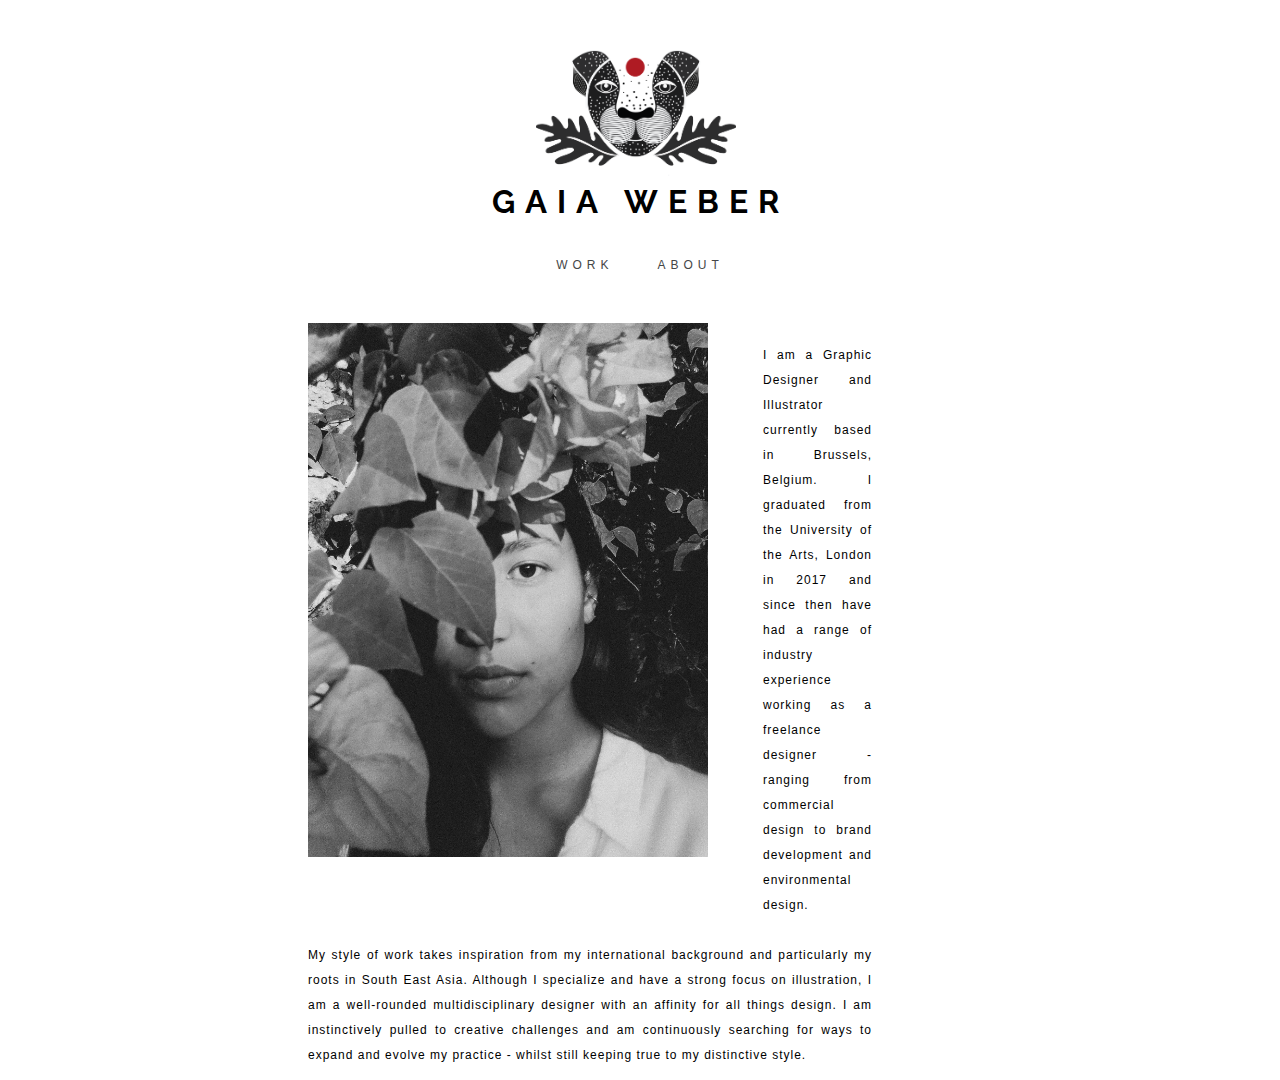
<file: about.html>
<!DOCTYPE html>
<html>
<head>
	<title> Gaia Weber </title>
	<link rel="stylesheet" type="text/css" href="css/about.css">
	<link href="https://fonts.googleapis.com/css?family=Raleway&display=swap" rel="stylesheet">
</head>


<body>
<div id="wrapper">

	<header>
					<div class="header-image"><img src="images/logo.jpg" width="200"> </div>
		<h1>Gaia Weber </h1>
		<nav>
			<ul class="nav">
				<li><a href="index.html">work</a></li>
				<li><a href="about.html">about</a></li>
			</ul>
		</nav>
	</header>
</div>

	<main>
<div class="profile">
			<img src="gaia.jpg" width="400">
		</div>

			<div class="text">
			<p>I am a Graphic Designer and Illustrator currently based in Brussels, Belgium. I graduated from the University of the Arts, London in 2017 and since then have had a range of industry experience working as a freelance designer - ranging from commercial design to brand development and environmental design. <br><br>

My style of work takes inspiration from my international background and particularly my roots in South East Asia. Although I specialize and have a strong focus on illustration, I am a well-rounded multidisciplinary designer with an affinity for all things design. I am instinctively pulled to creative challenges and am continuously searching for ways to expand and evolve my practice - whilst still keeping true to my distinctive style. 


			 </p>
</div>

</main>

</div>
</body>
</html>
</file>
<file: css/about.css>
header{
	text-align: center; 
	padding-top: 0px;
}


.header-image {
	padding-right: 9px;
}

#wrapper{ 
max-width: 960px;
margin: 0 auto;
padding-top: 42px;
padding-bottom: 15px;
 }

header h1{ 
	font-family: 'Raleway', sans-serif;
	letter-spacing: 10px;
	text-transform: uppercase;
	text-align: center;
	line-height: 0px;
padding-bottom:25px;
text-align: center; 
}

.nav{
	padding: 0;
	text-align: center; 
	line-height: 32px

}


.nav li{
	display: inline; 
}

.nav a{
	text-decoration: none; 
	color: black;
	padding: 20px;
	font-variant: small-caps;
	color: #454647;
	font-family: helvetica, sans-serif;
	letter-spacing: 5px;
	font-size: 17px;
}

.nav a:hover{
	color: #AFB0B0;
}


main{
padding-left: 300px;

}

.profile img{
	float:left;
	margin-right: 55px;
	margin-bottom: 70px;
}

h2{
	text-decoration: none; 
	color: black;
	color: #454647;
	font-family: trebuchet MS, sans-serif;
	letter-spacing: 5px;
	font-size: 17px;


}

.text img{
	padding-top: 30px;
	width: 19px;
}



p{
	margin-right: 400px;
	    text-align:justify;  
	padding-top: 20px;
font-family: helvetica;
	font-size: 12px;
	font-weight: lighter;
	letter-spacing: 1px;
	line-height: 25px;
}
</file>
